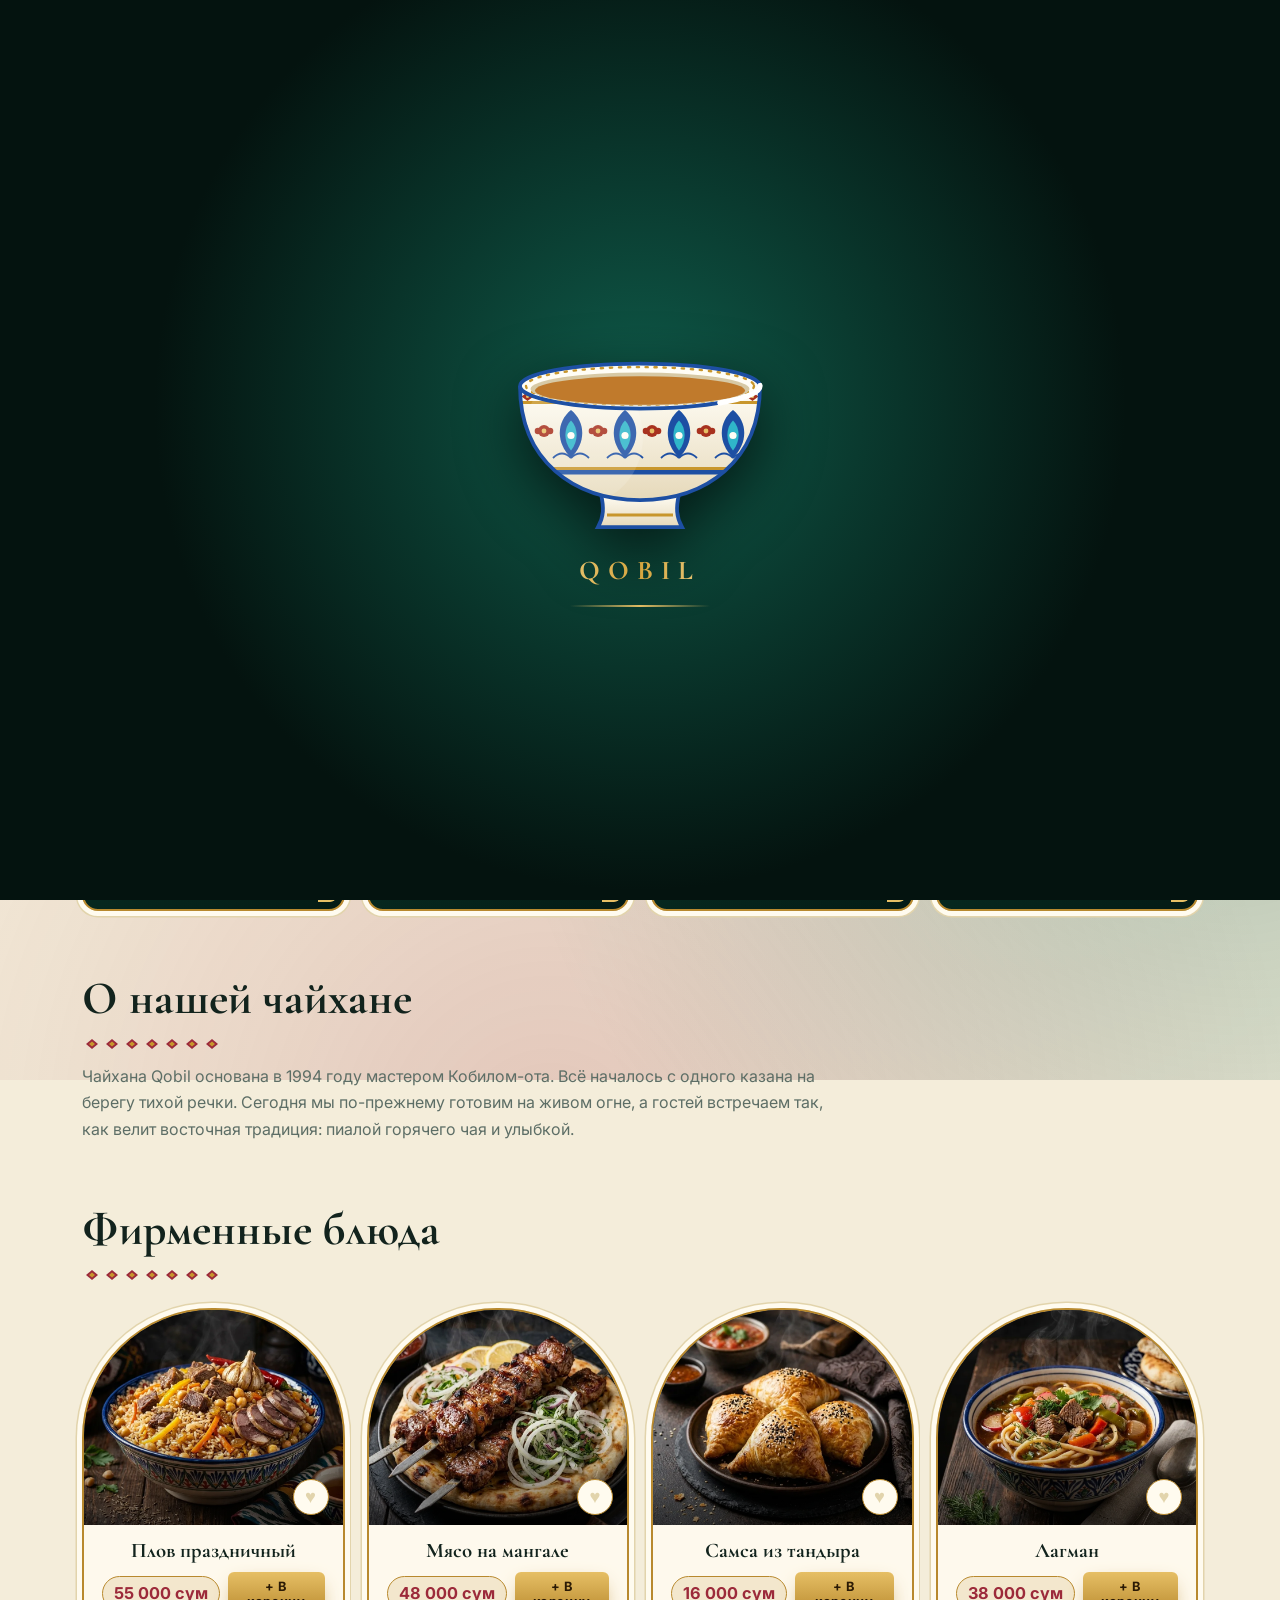
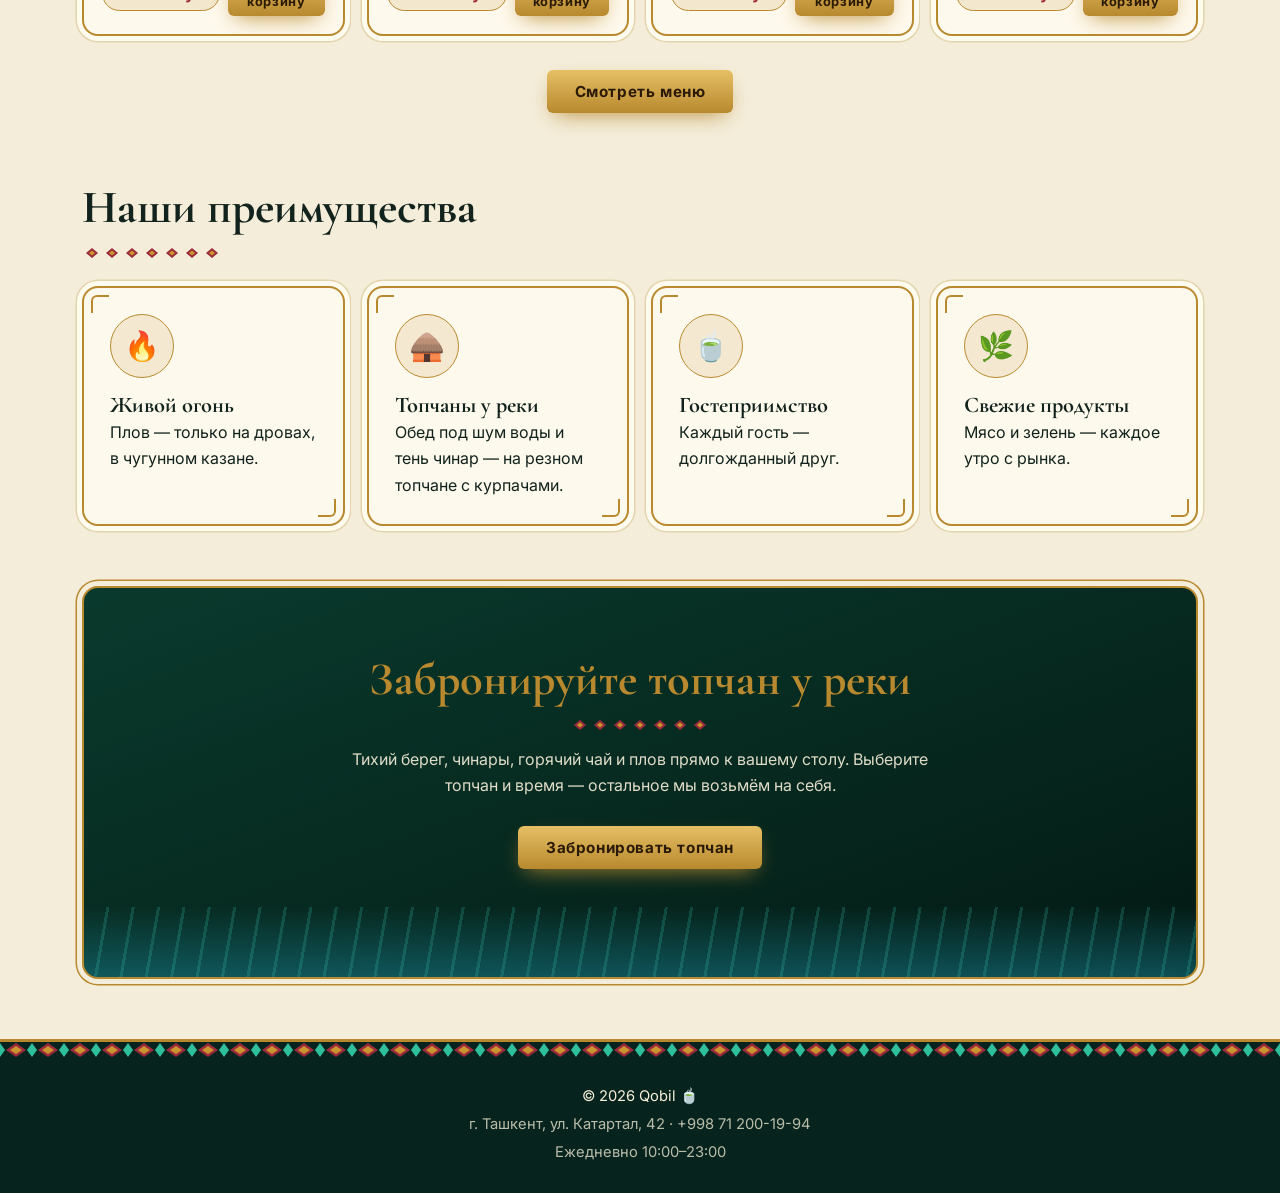
<file: index.html>
<!DOCTYPE html>
<html lang="ru"><head><meta charset="UTF-8"><meta name="viewport" content="width=device-width,initial-scale=1,viewport-fit=cover"><title>Qobil Чайхана</title>
<link rel="icon" href="data:image/svg+xml,<svg xmlns=%22http://www.w3.org/2000/svg%22 viewBox=%220 0 100 100%22><text y=%22.9em%22 font-size=%2290%22>🍵</text></svg>">
<link href="https://fonts.googleapis.com/css2?family=Inter:wght@400;500;600;700;800&family=Cormorant+Garamond:wght@600;700&display=swap" rel="stylesheet"><link rel="stylesheet" href="style.css"></head>
<body data-page="index"><main>
<section class="hero"><div class="wrap hg"><div><span class="tag" data-t="tag"></span><h1 data-t="heroT"></h1><p data-t="heroP"></p><a class="btn" href="location.html" data-t="ctaBook"></a> <a class="btn alt" href="menu.html" data-t="ctaMenu"></a></div><svg class="mandala" viewBox="0 0 400 400" aria-hidden="true"><defs><linearGradient id="gg" x1="0" y1="0" x2="1" y2="1"><stop offset="0" stop-color="#f8e4a4"/><stop offset=".5" stop-color="#d6a53e"/><stop offset="1" stop-color="#8a6420"/></linearGradient><radialGradient id="rg"><stop offset="0" stop-color="#14705a"/><stop offset="1" stop-color="#04201a"/></radialGradient></defs>
<g fill="none" stroke="url(#gg)" stroke-width="1.6"><circle cx="200" cy="200" r="192" opacity=".6"/><g class="r1"><rect x="68" y="68" width="264" height="264"/><rect x="68" y="68" width="264" height="264" transform="rotate(45 200 200)"/></g><g class="r2"><rect x="96" y="96" width="208" height="208" transform="rotate(22.5 200 200)"/><rect x="96" y="96" width="208" height="208" transform="rotate(67.5 200 200)"/></g><circle cx="200" cy="200" r="108" stroke-width="3"/></g>
<clipPath id="hc"><circle cx="200" cy="200" r="104"/></clipPath><image href="img/plov_uzbekskiy.webp" x="96" y="96" width="208" height="208" preserveAspectRatio="xMidYMid slice" clip-path="url(#hc)"/><circle cx="200" cy="200" r="104" fill="none" stroke="url(#gg)" stroke-width="3"/></svg></div></section>
<section class="sec"><div class="wrap grid">
<div class="card stat"><b>32</b><span data-t="st1"></span></div><div class="card stat"><b>140 000+</b><span data-t="st2"></span></div><div class="card stat"><b>100 L</b><span data-t="st3"></span></div><div class="card stat"><b>20</b><span data-t="st4"></span></div></div></section>
<section class="sec" style="padding-top:0"><div class="wrap"><h2 data-t="aboutT"></h2><p style="max-width:760px;margin:14px 0 0;color:var(--mut)" data-t="aboutP"></p></div></section>
<section class="sec" style="padding-top:0"><div class="wrap"><h2 data-t="sigT" style="margin-bottom:28px"></h2><div class="grid" id="sig"></div><p style="text-align:center;margin-top:34px"><a class="btn" href="menu.html" data-t="ctaMenu"></a></p></div></section>
<section class="sec" style="padding-top:0"><div class="wrap"><h2 data-t="advT" style="margin-bottom:28px"></h2><div class="grid">
<div class="card"><div class="ico">🔥</div><h3 data-t="v1t"></h3><p data-t="v1p"></p></div>
<div class="card"><div class="ico">🛖</div><h3 data-t="v4t"></h3><p data-t="v4p"></p></div>
<div class="card"><div class="ico">🍵</div><h3 data-t="v2t"></h3><p data-t="v2p"></p></div>
<div class="card"><div class="ico">🌿</div><h3 data-t="v3t"></h3><p data-t="v3p"></p></div></div></div></section>
<section class="sec" style="padding-top:0"><div class="wrap"><div class="riverband"><h2 data-t="riverT"></h2><p data-t="riverP"></p><a class="btn" href="location.html" data-t="ctaBook"></a></div></div></section>
</main><script src="script.js"></script></body></html>
</file>
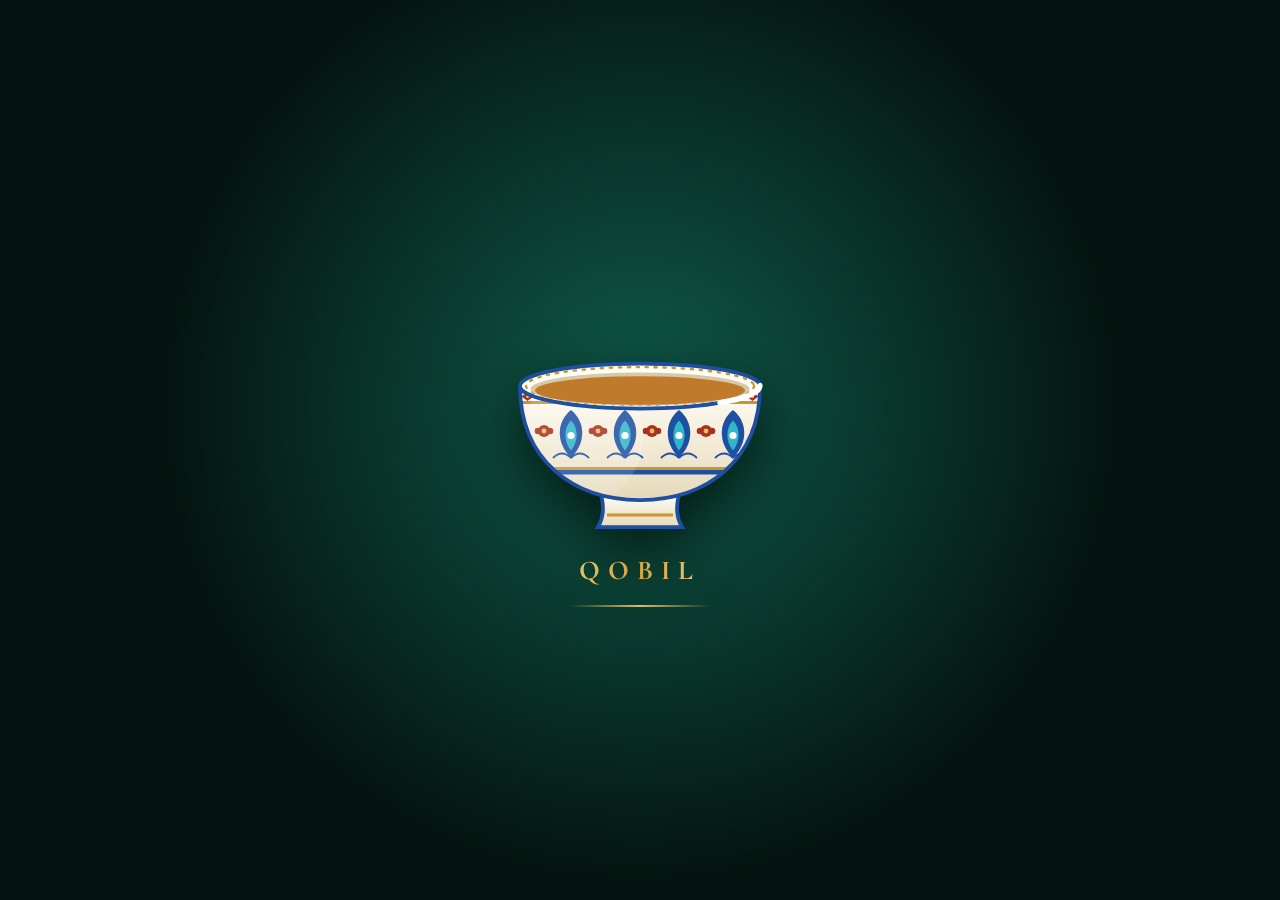
<file: cart.html>
<!DOCTYPE html>
<html lang="ru"><head><meta charset="UTF-8"><meta name="viewport" content="width=device-width,initial-scale=1,viewport-fit=cover"><title>Qobil Чайхана</title>
<link rel="icon" href="data:image/svg+xml,<svg xmlns=%22http://www.w3.org/2000/svg%22 viewBox=%220 0 100 100%22><text y=%22.9em%22 font-size=%2290%22>🍵</text></svg>">
<link href="https://fonts.googleapis.com/css2?family=Inter:wght@400;500;600;700;800&family=Cormorant+Garamond:wght@600;700&display=swap" rel="stylesheet"><link rel="stylesheet" href="style.css"></head>
<body data-page="cart"><main>
<section class="sec"><div class="wrap" style="max-width:760px"><h1 data-t="cartT" style="margin-bottom:24px"></h1><div id="cartv"></div></div></section>
</main><script src="script.js"></script></body></html>
</file>
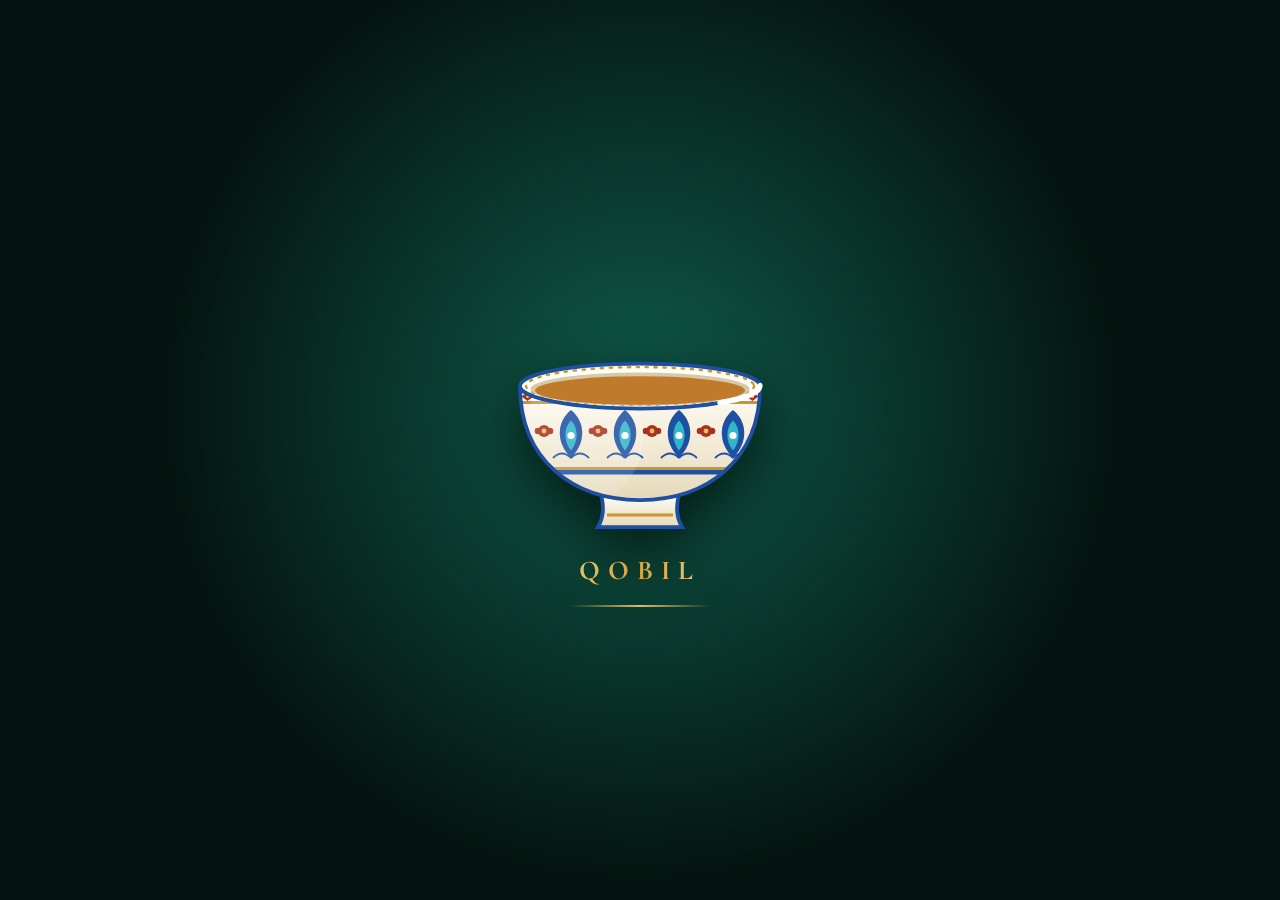
<file: favorites.html>
<!DOCTYPE html>
<html lang="ru"><head><meta charset="UTF-8"><meta name="viewport" content="width=device-width,initial-scale=1,viewport-fit=cover"><title>Qobil Чайхана</title>
<link rel="icon" href="data:image/svg+xml,<svg xmlns=%22http://www.w3.org/2000/svg%22 viewBox=%220 0 100 100%22><text y=%22.9em%22 font-size=%2290%22>🍵</text></svg>">
<link href="https://fonts.googleapis.com/css2?family=Inter:wght@400;500;600;700;800&family=Cormorant+Garamond:wght@600;700&display=swap" rel="stylesheet"><link rel="stylesheet" href="style.css"></head>
<body data-page="favorites"><main>
<section class="sec"><div class="wrap"><h1 data-t="favT" style="margin-bottom:24px"></h1><div id="grid"></div></div></section>
</main><script src="script.js"></script></body></html>
</file>
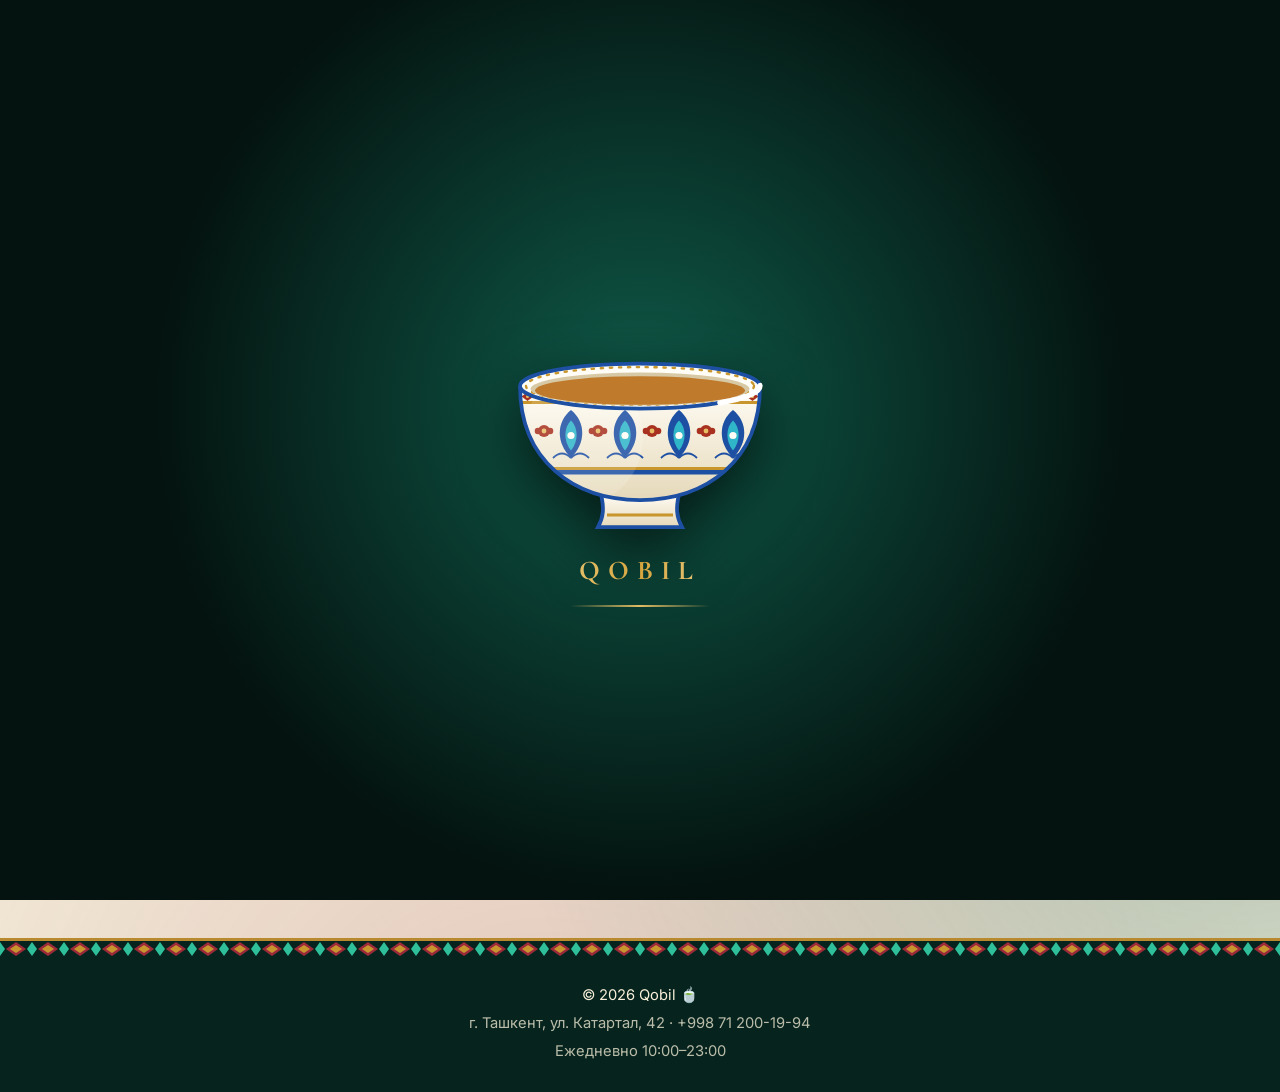
<file: location.html>
<!DOCTYPE html>
<html lang="ru"><head><meta charset="UTF-8"><meta name="viewport" content="width=device-width,initial-scale=1,viewport-fit=cover"><title>Qobil Чайхана</title>
<link rel="icon" href="data:image/svg+xml,<svg xmlns=%22http://www.w3.org/2000/svg%22 viewBox=%220 0 100 100%22><text y=%22.9em%22 font-size=%2290%22>🍵</text></svg>">
<link href="https://fonts.googleapis.com/css2?family=Inter:wght@400;500;600;700;800&family=Cormorant+Garamond:wght@600;700&display=swap" rel="stylesheet"><link rel="stylesheet" href="style.css"></head>
<body data-page="location"><main>
<section class="sec"><div class="wrap"><h1 data-t="locT"></h1><p style="color:var(--mut);margin-bottom:24px" data-t="locP"></p>
<div class="two"><div><h3 data-t="pick"></h3><p id="freeN" style="color:var(--mut);font-size:.9rem"></p><div class="bank" id="tcs"></div><div class="river"></div>
<iframe title="map" style="width:100%;height:240px;border:0;border-radius:14px;margin-top:18px" loading="lazy" src="https://www.openstreetmap.org/export/embed.html?bbox=69.17,41.26,69.25,41.31&layer=mapnik"></iframe></div>
<form class="card" id="bf" novalidate><div id="who"></div><label for="f-date" data-t="date"></label><input id="f-date" type="date"><label data-t="time"></label><div class="chips" id="tm"></div><br><button class="btn" style="width:100%" data-t="book"></button></form></div></div></section>
</main><script src="script.js"></script></body></html>
</file>
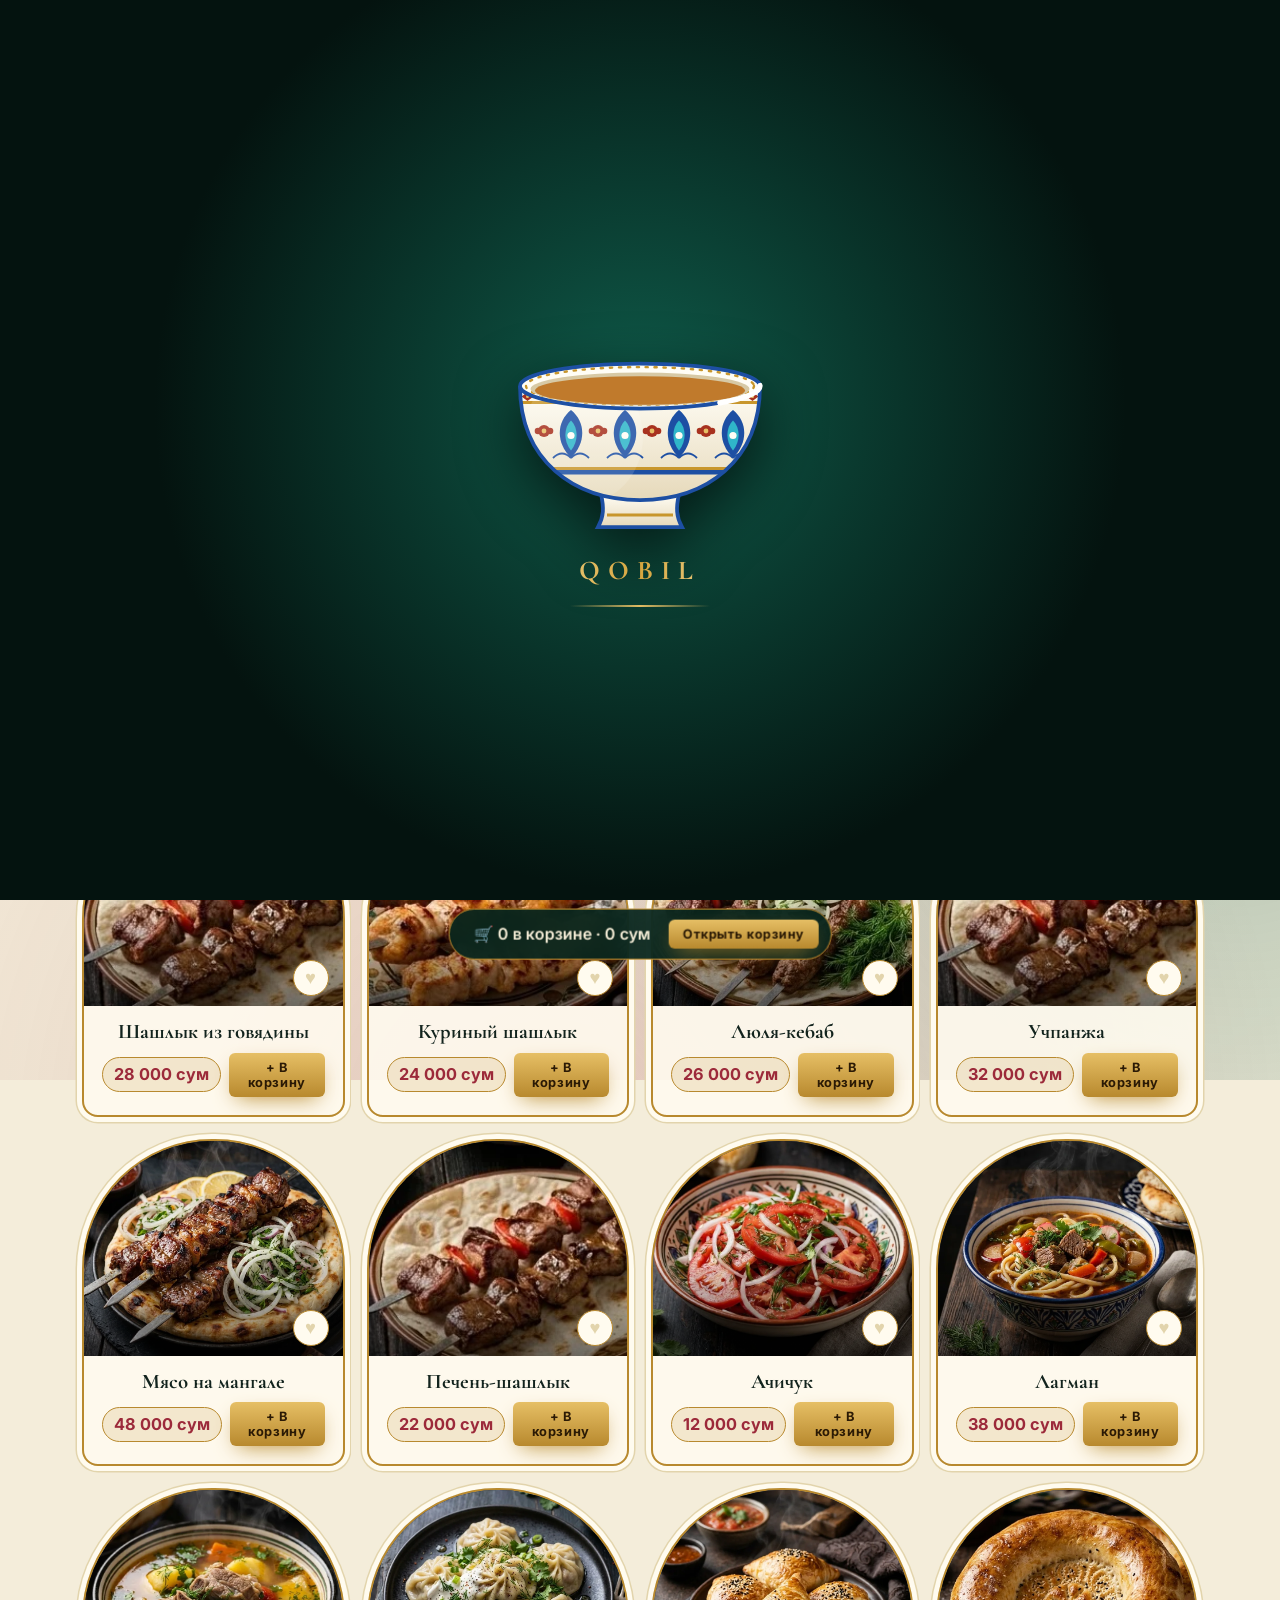
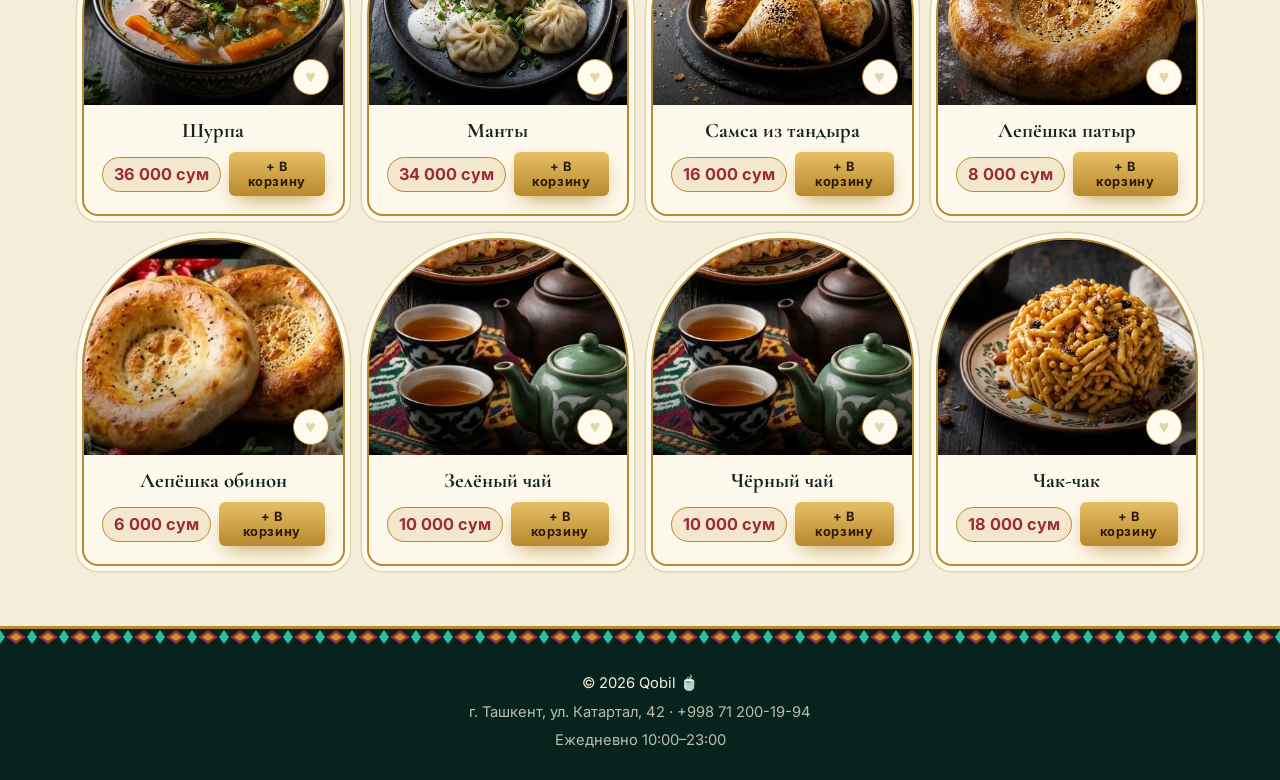
<file: menu.html>
<!DOCTYPE html>
<html lang="ru"><head><meta charset="UTF-8"><meta name="viewport" content="width=device-width,initial-scale=1,viewport-fit=cover"><title>Qobil Чайхана</title>
<link rel="icon" href="data:image/svg+xml,<svg xmlns=%22http://www.w3.org/2000/svg%22 viewBox=%220 0 100 100%22><text y=%22.9em%22 font-size=%2290%22>🍵</text></svg>">
<link href="https://fonts.googleapis.com/css2?family=Inter:wght@400;500;600;700;800&family=Cormorant+Garamond:wght@600;700&display=swap" rel="stylesheet"><link rel="stylesheet" href="style.css"></head>
<body data-page="menu"><main>
<section class="sec"><div class="wrap"><h1 data-t="menuT"></h1><p style="color:var(--mut)" data-t="menuP"></p><div class="seg" id="seg"></div><div class="tabs" id="tabs"></div><div class="grid" id="grid"></div></div></section>
<div id="bar" class="bar"></div></main><script src="script.js"></script></body></html>
</file>
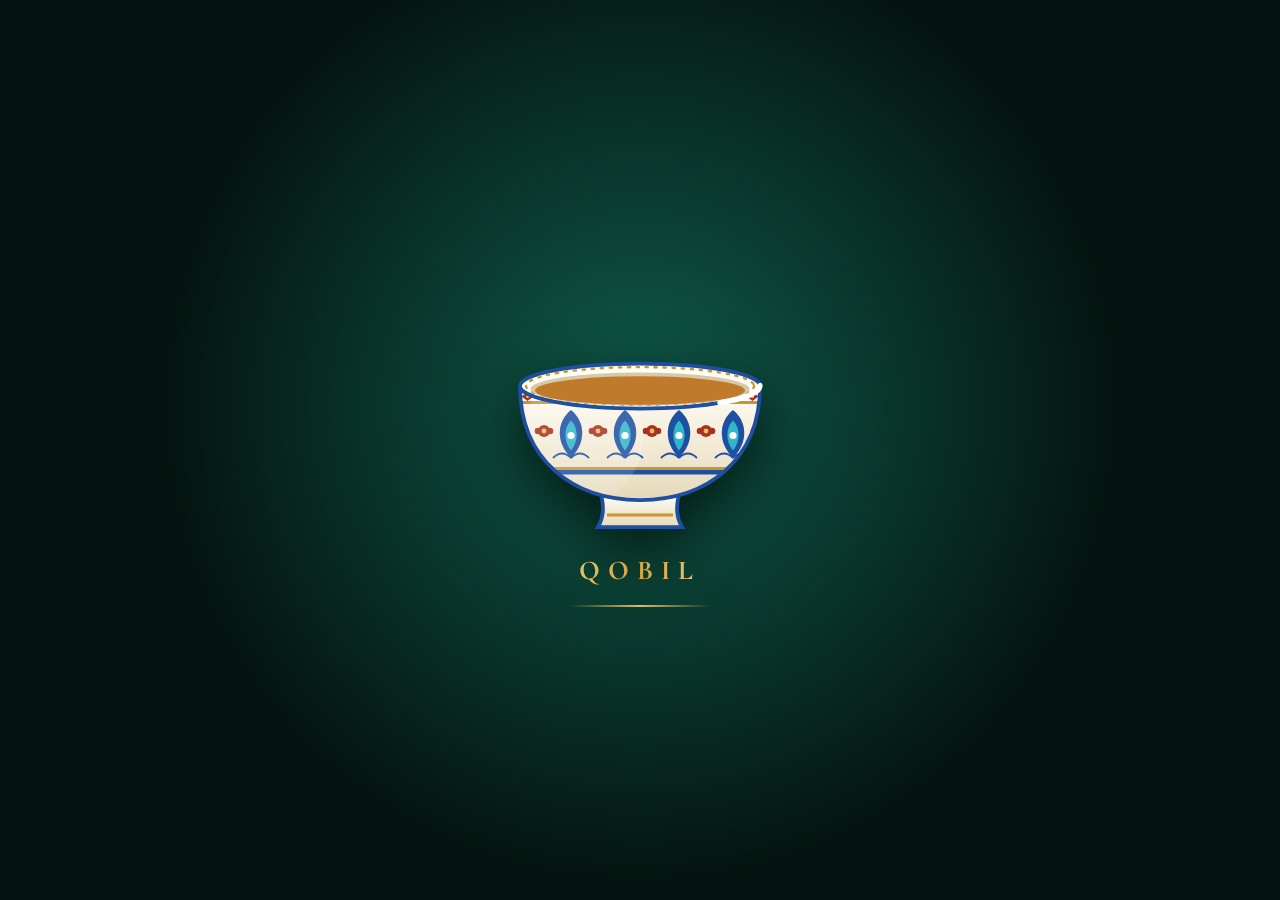
<file: profile.html>
<!DOCTYPE html>
<html lang="ru"><head><meta charset="UTF-8"><meta name="viewport" content="width=device-width,initial-scale=1,viewport-fit=cover"><title>Qobil Чайхана</title>
<link rel="icon" href="data:image/svg+xml,<svg xmlns=%22http://www.w3.org/2000/svg%22 viewBox=%220 0 100 100%22><text y=%22.9em%22 font-size=%2290%22>🍵</text></svg>">
<link href="https://fonts.googleapis.com/css2?family=Inter:wght@400;500;600;700;800&family=Cormorant+Garamond:wght@600;700&display=swap" rel="stylesheet"><link rel="stylesheet" href="style.css"></head>
<body data-page="profile"><main>
<section class="sec"><div class="wrap" style="max-width:880px"><div id="pv"></div></div></section>
</main><script src="script.js"></script></body></html>
</file>
<file: style.css>
:root{--bg:#f4edda;--card:#fffbef;--ink:#12231d;--mut:#5d6e66;--pri:#0f5b4a;--ind:#06241d;--acc:#9c2a3a;--gold:#b8892e;--line:#e2d4ac;--cream:#f7efd9;--r:16px;
--star:url("data:image/svg+xml,%3Csvg xmlns='http://www.w3.org/2000/svg' width='60' height='60'%3E%3Cg fill='none' stroke='%23c8962c' stroke-width='1.2' opacity='.55'%3E%3Crect x='15' y='15' width='30' height='30'/%3E%3Crect x='15' y='15' width='30' height='30' transform='rotate(45 30 30)'/%3E%3Ccircle cx='30' cy='30' r='6'/%3E%3C/g%3E%3C/svg%3E");
--ikat:url("data:image/svg+xml,%3Csvg xmlns='http://www.w3.org/2000/svg' width='32' height='16'%3E%3Crect width='32' height='16' fill='%2306241d'/%3E%3Cpath d='M16 1L26 8L16 15L6 8Z' fill='%239c2a3a'/%3E%3Cpath d='M16 4L22 8L16 12L10 8Z' fill='%23c8962c'/%3E%3Cpath d='M0 1L5 8L0 15M32 1L27 8L32 15' fill='%232fbf9a'/%3E%3C/svg%3E");
--dia:url("data:image/svg+xml,%3Csvg xmlns='http://www.w3.org/2000/svg' width='20' height='10'%3E%3Cpath d='M10 0L16 5L10 10L4 5Z' fill='%239c2a3a'/%3E%3Cpath d='M10 2.5L13 5L10 7.5L7 5Z' fill='%23c8962c'/%3E%3C/svg%3E")}
[data-theme=dark]{--bg:#04130f;--card:#0b221c;--ink:#f2e9d0;--mut:#9fb3aa;--pri:#2fbf9a;--ind:#020d0a;--acc:#d04b5c;--gold:#e6bf65;--line:#1c3b32}
*{box-sizing:border-box;margin:0}html{scroll-behavior:smooth}
body{font:16px/1.65 Inter,system-ui,sans-serif;background:var(--bg);color:var(--ink);transition:background-color .4s,color .4s;min-height:100vh;display:flex;flex-direction:column}
main{flex:1;animation:pg .7s ease both}@keyframes pg{from{opacity:0;transform:translateY(24px)}}
h1,h2,h3{font-family:'Cormorant Garamond',serif;line-height:1.2}h1{font-size:clamp(2.2rem,5.5vw,3.8rem)}h2{font-size:clamp(1.7rem,3vw,2.3rem)}
h1::after,h2::after{content:"";display:block;width:140px;height:10px;margin-top:12px;background:var(--dia) repeat-x}.hero h1::after{display:none}
a{color:inherit;text-decoration:none}.wrap{max-width:1160px;margin:auto;padding:0 22px}.sec{padding:60px 0}
.orn{height:16px;background:var(--ikat) 0 0/32px 16px}
header{position:sticky;top:0;z-index:50;background:var(--ind);color:var(--cream);border-bottom:3px solid var(--gold)}
.hin{display:flex;align-items:center;gap:14px;height:72px}.logo{font:800 1.7rem 'Cormorant Garamond',serif;color:var(--gold);letter-spacing:.04em}.logo small{display:block;font:500 .62rem Inter;color:var(--cream);opacity:.75;letter-spacing:.14em;text-transform:uppercase}
nav{display:flex;gap:2px;margin-left:auto}nav a{padding:8px 13px;border-radius:4px;font-weight:600;font-size:.9rem;position:relative;transition:.25s;border-bottom:2px solid transparent}nav a:hover{color:var(--gold)}nav a.on{color:var(--gold);border-bottom-color:var(--gold)}
.bd{position:absolute;top:-4px;right:-4px;background:var(--acc);color:#fff;border-radius:99px;font-size:.65rem;min-width:18px;height:18px;line-height:18px;text-align:center;display:none}.bd.show{display:block;animation:pop .4s}@keyframes pop{50%{transform:scale(1.45)}}
.lang{position:relative;display:flex;background:#0006;border:1.5px solid var(--gold);border-radius:99px;padding:3px;box-shadow:inset 0 0 0 2px #0004}.lang i{position:absolute;top:3px;left:3px;width:42px;height:calc(100% - 6px);border-radius:99px;background:linear-gradient(135deg,#e8c25e,var(--gold));box-shadow:0 2px 8px #0008;transition:transform .45s cubic-bezier(.5,1.7,.5,1)}
.lang button{position:relative;width:42px;border:0;background:none;font:800 .78rem Inter;letter-spacing:.06em;color:var(--cream);padding:6px 0;cursor:pointer;transition:.3s}.lang button.on{color:#2a1608}
.ib{width:42px;height:42px;border-radius:50%;border:1.5px solid var(--gold);background:#0006;color:var(--cream);cursor:pointer;font-size:1.1rem;transition:.4s}.ib:hover{transform:rotate(25deg)}#bur{display:none}
.btn{display:inline-block;background:linear-gradient(180deg,#c24026,var(--acc));color:#fff;border:2px solid var(--gold);border-radius:6px;padding:12px 28px;font:700 .95rem Inter;letter-spacing:.04em;cursor:pointer;transition:.25s;box-shadow:0 6px 16px -6px #000a}.btn:hover{transform:translateY(-3px);filter:brightness(1.1)}.btn.alt{background:none;color:var(--gold);box-shadow:none}.btn.sm{padding:7px 14px;font-size:.8rem}
.hero{background:radial-gradient(ellipse at 75% 40%,#1d4d7d55,transparent 60%),var(--star),var(--ind);color:var(--cream);padding:80px 0 90px;position:relative;border-bottom:3px solid var(--gold)}
.hg{display:grid;grid-template-columns:1.2fr 1fr;gap:40px;align-items:center}.hero h1{color:var(--gold);margin:6px 0 0;text-shadow:0 3px 0 #0006}.hero p{max-width:540px;margin:20px 0 30px;font-size:1.12rem;opacity:.92}
.tag{display:inline-block;border:1.5px solid var(--gold);color:var(--gold);font-weight:700;font-size:.75rem;padding:5px 16px;border-radius:99px;letter-spacing:.14em;text-transform:uppercase}
.arch{width:min(330px,85%);margin:auto;aspect-ratio:3/4;border-radius:999px 999px 14px 14px;border:5px solid var(--gold);outline:2px solid var(--gold);outline-offset:8px;background:linear-gradient(180deg,#f6c26b,#d9693a 48%,#7b2a1e);display:grid;place-items:end center;overflow:hidden;box-shadow:0 30px 60px -20px #000c;position:relative}.arch svg{width:92%}
.grid{display:grid;gap:22px;grid-template-columns:repeat(auto-fill,minmax(250px,1fr))}.card{background:var(--card);border:2px solid var(--gold);border-radius:var(--r);padding:26px;transition:.3s;box-shadow:0 0 0 5px var(--card),0 0 0 6.5px var(--line)}.card:hover{transform:translateY(-4px)}
.stat{text-align:center;background:var(--ind);color:var(--cream)}.stat b{display:block;font:800 2.4rem 'Cormorant Garamond';color:var(--gold)}.ico{font-size:2.4rem}
.tabs{display:flex;flex-wrap:wrap;gap:8px;margin:26px 0}.tabs button{border:1.5px solid var(--gold);background:var(--card);color:var(--ink);border-radius:4px;padding:9px 20px;font:700 .85rem Inter;cursor:pointer;transition:.25s}.tabs button.on{background:var(--ind);color:var(--gold)}
.dish{background:var(--card);border:2px solid var(--gold);border-radius:130px 130px 16px 16px;overflow:hidden;padding-bottom:18px;animation:pg .5s both;transition:.3s;text-align:center;box-shadow:0 0 0 5px var(--card),0 0 0 6.5px var(--line)}.dish:hover{transform:translateY(-5px)}
.tile{position:relative;isolation:isolate;height:170px;display:grid;place-items:center;font-size:3.4rem;background:var(--ikat) 0 0/32px 16px,var(--ind);background-blend-mode:normal}
.tile::before{content:"";position:absolute;z-index:-1;width:136px;height:136px;border-radius:50%;background:radial-gradient(circle,var(--card) 0 52%,transparent 53%),repeating-conic-gradient(var(--pri) 0 10deg,var(--gold) 10deg 20deg,var(--acc) 20deg 30deg);box-shadow:0 8px 18px #0008;transition:transform .6s}.dish:hover .tile::before{transform:rotate(40deg)}
.dish h3{font-size:1.15rem;padding:14px 16px 8px}.row{display:flex;justify-content:space-between;align-items:center;padding:0 18px;gap:8px}.row b{color:var(--acc);font-size:1.02rem}[data-theme=dark] .row b{color:var(--gold)}
.heart{position:absolute;bottom:10px;right:14px;width:36px;height:36px;border-radius:50%;border:1.5px solid var(--gold);background:var(--card);color:var(--line);font-size:1.15rem;cursor:pointer;transition:.3s}.heart.on{color:#e0344b;animation:pop .4s}
.bank{display:grid;grid-template-columns:repeat(auto-fill,minmax(150px,1fr));gap:12px;margin:16px 0}.tc{border:2px solid var(--line);background:var(--card);color:var(--ink);border-radius:90px 90px 10px 10px;padding:18px 10px 12px;cursor:pointer;font:700 .9rem Inter;transition:.25s;text-align:center}.tc:hover{border-color:var(--gold)}.tc.sel{border-color:var(--gold);background:var(--ind);color:var(--gold)}.tc:disabled{opacity:.45;cursor:not-allowed;text-decoration:line-through}.tc small{display:block;font-weight:500;opacity:.75}
.river{height:70px;border-radius:12px;border:2px solid var(--gold);background:repeating-linear-gradient(100deg,#1a8ca0 0 30px,#3bb4c6 30px 60px) 0 0/120px 100%;animation:rv 5s linear infinite;position:relative;overflow:hidden}.river:after{content:"🌿 〰️ 🦆 〰️ 🌿 〰️ 🦆";position:absolute;inset:0;display:grid;place-items:center;letter-spacing:12px;opacity:.7}@keyframes rv{to{background-position:120px 0}}
.two{display:grid;gap:28px;grid-template-columns:1fr 1fr}form label{display:block;font-weight:600;margin:12px 0 4px;font-size:.9rem}input,select{width:100%;padding:11px 14px;border-radius:8px;border:1.5px solid var(--line);background:var(--bg);color:var(--ink);font:1rem Inter}input:focus,select:focus{outline:2px solid var(--gold)}
.item{display:flex;align-items:center;gap:14px;padding:14px 0;border-bottom:1px dashed var(--gold)}.item span:nth-child(2){flex:1;font-weight:600}.q{display:flex;align-items:center;gap:8px}.q button{width:30px;height:30px;border-radius:50%;border:1.5px solid var(--gold);background:none;color:var(--ink);font-size:1.1rem;cursor:pointer}
.empty{text-align:center;padding:50px 0;color:var(--mut)}.empty div{font-size:3.5rem}.rec{background:var(--bg);border:1px solid var(--gold);border-radius:10px;padding:12px 16px;margin:10px 0;display:flex;justify-content:space-between;gap:10px;align-items:center}
footer{background:var(--ind);color:var(--cream);padding:0 0 28px;text-align:center;font-size:.92rem;border-top:3px solid var(--gold)}footer:before{content:"";display:block;height:16px;background:var(--ikat) 0 0/32px 16px;margin-bottom:26px}footer p+p{opacity:.75;margin-top:4px}
.toast{position:fixed;bottom:26px;left:50%;transform:translate(-50%,90px);background:var(--ind);color:var(--gold);border:1.5px solid var(--gold);padding:12px 26px;border-radius:6px;font-weight:700;transition:.4s;z-index:200;opacity:0}.toast.show{transform:translate(-50%,0);opacity:1}
.loader{position:fixed;inset:0;z-index:999;background:var(--star),var(--ind);display:grid;place-items:center;transition:opacity .5s,visibility .5s}.loader.hide{opacity:0;visibility:hidden}.loader svg{width:170px}.loader b{display:block;text-align:center;font:800 1.7rem 'Cormorant Garamond';color:var(--gold);letter-spacing:.3em;animation:pg 1s both}
.steam{fill:none;stroke:var(--cream);stroke-width:3.5;stroke-linecap:round;opacity:0;animation:st 2.2s infinite}.s2{animation-delay:.5s}.s3{animation-delay:1s}@keyframes st{0%{opacity:0;transform:translateY(10px)}40%{opacity:.9}100%{opacity:0;transform:translateY(-14px)}}
.bowl{fill:var(--pri);stroke:var(--gold);stroke-width:3}.tea{fill:#b9722b;animation:rp 2s infinite}@keyframes rp{50%{ry:4}}
@media(max-width:1020px){#bur{display:block}nav{position:absolute;top:72px;left:0;right:0;background:var(--ind);flex-direction:column;padding:10px 22px;display:none;border-bottom:3px solid var(--gold)}nav.open{display:flex;animation:pg .3s}.hin{gap:8px}.logo{margin-right:auto}}
@media(max-width:820px){.two,.hg{grid-template-columns:1fr}.hero{padding:50px 0 70px}}

/* ===== PREMIUM LAYER ===== */
body::before{content:"";position:fixed;inset:-20%;z-index:-2;background:radial-gradient(circle at 20% 20%,color-mix(in srgb,var(--gold) 26%,transparent),transparent 38%),radial-gradient(circle at 82% 68%,color-mix(in srgb,var(--pri) 30%,transparent),transparent 42%),radial-gradient(circle at 45% 105%,color-mix(in srgb,var(--acc) 20%,transparent),transparent 45%);animation:aur 22s ease-in-out infinite alternate}
body::after{content:"";position:fixed;inset:0;z-index:-1;background:var(--star);opacity:.5;animation:drift 50s linear infinite}
@keyframes aur{to{transform:translate(8%,6%) rotate(8deg) scale(1.15)}}@keyframes drift{to{background-position:240px 240px}}
.dust{position:fixed;bottom:-20px;z-index:-1;border-radius:50%;background:var(--gold);opacity:0;animation:up linear infinite;box-shadow:0 0 10px var(--gold)}@keyframes up{10%{opacity:.7}to{transform:translateY(-110vh) translateX(40px);opacity:0}}
header{background:color-mix(in srgb,var(--ind) 82%,transparent);backdrop-filter:blur(14px) saturate(1.4)}
.hero{background:radial-gradient(ellipse at 72% 45%,color-mix(in srgb,var(--pri) 45%,transparent),transparent 62%),linear-gradient(160deg,#031a14,#0a3a2d 60%,#052018);overflow:hidden}
.hero h1{background:linear-gradient(90deg,#f8e4a4,#d6a53e,#fff2c4,#d6a53e);background-size:250% 100%;-webkit-background-clip:text;background-clip:text;color:transparent;animation:shine 6s linear infinite;text-shadow:none}@keyframes shine{to{background-position:250% 0}}
.btn{position:relative;overflow:hidden;background:linear-gradient(180deg,#e6bf65,#b8892e);color:#2b1a05;border:0;box-shadow:0 8px 22px -8px #b8892e}.btn.alt{background:none;color:var(--gold);border:1.5px solid var(--gold);box-shadow:none}
.btn::after{content:"";position:absolute;top:0;left:-60%;width:35%;height:100%;background:linear-gradient(100deg,transparent,#fff7,transparent);transform:skewX(-20deg);animation:sh 3.6s infinite}@keyframes sh{to{left:150%}}
.aw{position:relative;display:grid;place-items:center}.ring,.ring2{position:absolute;border-radius:50%;left:50%;top:50%;translate:-50% -50%;pointer-events:none}
.ring{width:135%;aspect-ratio:1;border:2px dashed var(--gold);opacity:.55;animation:rot 60s linear infinite}.ring2{width:115%;aspect-ratio:1;border:3px dotted var(--gold);opacity:.4;animation:rot 40s linear infinite reverse}@keyframes rot{to{rotate:360deg}}
.arch{background:linear-gradient(180deg,#f7cf7e,#e07a3c 45%,#6b1f2a);animation:glow 4s ease-in-out infinite alternate}@keyframes glow{to{box-shadow:0 30px 80px -10px #e6bf6577,0 0 0 0 #0000}}
.arch svg{overflow:visible}
.tp{transform-origin:150px 220px;animation:bob 4s ease-in-out infinite}@keyframes bob{50%{transform:translateY(-7px) rotate(-1.5deg)}}
.lid{transform-origin:150px 100px;animation:lid 3s ease-in-out infinite}@keyframes lid{40%,60%{transform:translateY(-5px) rotate(3deg)}}
.wisp{fill:none;stroke:#fff;stroke-width:3;stroke-linecap:round;opacity:0;animation:st 4.2s ease-in-out infinite}.wisp:nth-of-type(2){animation-delay:1.4s}.wisp:nth-of-type(3){animation-delay:2.8s}
.pour{fill:none;stroke:#e9a64f;stroke-width:5;stroke-linecap:round;stroke-dasharray:8 10;animation:flow .6s linear infinite}@keyframes flow{to{stroke-dashoffset:-18}}
.lvl{animation:rp 2s ease-in-out infinite}
.card,.dish{backdrop-filter:blur(6px);background:color-mix(in srgb,var(--card) 88%,transparent)}.dish:hover,.card:hover{box-shadow:0 0 0 5px var(--card),0 0 0 6.5px var(--gold),0 24px 40px -18px #000a}
.stat{background:linear-gradient(160deg,#0a3a2d,#031a14);color:var(--cream)}.stat b{background:linear-gradient(90deg,#f8e4a4,#d6a53e);-webkit-background-clip:text;background-clip:text;color:transparent}
.tabs button.on{background:linear-gradient(180deg,#e6bf65,#b8892e);color:#2b1a05;border-color:var(--gold)}.tc.sel{background:linear-gradient(160deg,#0a3a2d,#031a14)}
/* loader: always dark so it never blends */
.loader{background:radial-gradient(circle at 50% 45%,#0f5b4a 0,#04130f 60%);--cream:#f7efd9}
.loader svg{width:190px;overflow:visible}.glow{fill:#e6bf65;opacity:.18;animation:gl 2s ease-in-out infinite}@keyframes gl{50%{opacity:.4;transform:scale(1.15);transform-origin:60px 60px}}
.loader .bowl{fill:#f7efd9;stroke:#e6bf65;stroke-width:3}.band{fill:none;stroke:#1a8ca0;stroke-width:4;stroke-linecap:round}.loader .steam{stroke:#fff;stroke-width:4;filter:drop-shadow(0 0 6px #fff)}.loader .tea{fill:#c07a2c}
.loader b{background:linear-gradient(90deg,#f8e4a4,#d6a53e,#fff2c4);-webkit-background-clip:text;background-clip:text;color:transparent;margin-top:6px}

/* ===== LUXURY V2 ===== */
main{animation:fade .9s ease both}@keyframes fade{from{opacity:0}}
h1{font-size:clamp(2.6rem,6.5vw,4.7rem);font-weight:700}h2{font-size:clamp(2rem,3.8vw,2.9rem);font-weight:700}h3{font-weight:700;font-size:1.4rem}.dish h3{font-size:1.3rem}.stat b{font-size:3rem}.logo{font-size:1.9rem;letter-spacing:.12em}
@keyframes pop{50%{transform:scale(1.15)}}.lang i{transition:transform .55s cubic-bezier(.65,0,.35,1)}.ib:hover{transform:none;box-shadow:0 0 14px var(--gold)}.dish{animation:none}
.rv{opacity:0;transform:translateY(30px);transition:opacity 1s cubic-bezier(.22,1,.36,1),transform 1s cubic-bezier(.22,1,.36,1)}.rv.in{opacity:1;transform:none;transition:opacity 1s cubic-bezier(.22,1,.36,1),transform .45s cubic-bezier(.22,1,.36,1),box-shadow .4s}
.mandala{width:min(450px,100%);margin:auto;display:block;filter:drop-shadow(0 0 40px #e6bf6544)}.r1{transform-origin:200px 200px;animation:rot 90s linear infinite}.r2{transform-origin:200px 200px;animation:rot 70s linear infinite reverse}
.ico{width:64px;height:64px;border-radius:50%;border:1.5px solid var(--gold);display:grid;place-items:center;font-size:1.8rem;margin-bottom:14px;background:color-mix(in srgb,var(--gold) 14%,transparent)}.item .ico{width:auto;height:auto;border:0;margin:0;background:none;font-size:2rem;display:inline}
.riverband{position:relative;overflow:hidden;border:2px solid var(--gold);border-radius:var(--r);padding:64px 32px 100px;background:linear-gradient(160deg,#0a3a2d,#031a14);color:var(--cream);text-align:center;box-shadow:0 0 0 5px var(--bg),0 0 0 6.5px var(--gold)}
.riverband h2{color:var(--gold)}.riverband h2::after{margin:12px auto 0}.riverband p{max-width:580px;margin:16px auto 28px;opacity:.9}.riverband .btn{position:relative;z-index:1}
.riverband::after{content:"";position:absolute;left:0;right:0;bottom:0;height:70px;background:repeating-linear-gradient(100deg,transparent 0 22px,#3bd0b633 22px 25px),linear-gradient(0deg,#1a8ca077,transparent);animation:rv 7s linear infinite}
.seg{display:flex;flex-wrap:wrap;align-items:center;gap:10px;margin:22px 0 0}.seg span{font-weight:600;color:var(--mut)}.seg button{border:1.5px solid var(--gold);background:var(--card);color:var(--ink);padding:10px 20px;border-radius:99px;font:700 .88rem Inter;cursor:pointer;transition:.35s cubic-bezier(.22,1,.36,1)}.seg button.on{background:linear-gradient(180deg,#e6bf65,#b8892e);color:#2b1a05}
.bar{position:fixed;left:50%;bottom:22px;transform:translate(-50%,160%);z-index:60;display:flex;align-items:center;gap:18px;background:color-mix(in srgb,var(--ind) 92%,transparent);backdrop-filter:blur(12px);color:var(--cream);border:1.5px solid var(--gold);border-radius:99px;padding:10px 12px 10px 24px;font-weight:600;transition:transform .7s cubic-bezier(.22,1,.36,1);white-space:nowrap}.bar.show{transform:translate(-50%,0)}.toast{bottom:96px}

/* ===== PHOTOS ===== */
.tile{height:215px;padding:0;background:#000}.tile::before{display:none}.tile img{position:absolute;inset:0;width:100%;height:100%;object-fit:cover;transition:transform 1.4s cubic-bezier(.22,1,.36,1)}.dish:hover .tile img{transform:scale(1.09)}
.tile::after{content:"";position:absolute;inset:auto 0 0 0;height:45%;background:linear-gradient(transparent,#0008);pointer-events:none}.heart{z-index:2}
.item img.th{width:64px;height:64px;border-radius:12px;object-fit:cover;border:1.5px solid var(--gold)}
/* ===== PIALA ===== */
.pl{width:260px;overflow:visible;display:block;margin:auto}.pl .tea{transform-box:fill-box;transform-origin:center;animation:fill 5s cubic-bezier(.4,0,.2,1) infinite}
@keyframes fill{0%{transform:scale(.2,.15);opacity:0}8%{opacity:1}50%,88%{transform:scale(1);opacity:1}100%{transform:scale(1);opacity:0}}
.pl .rip{transform-box:fill-box;transform-origin:center;opacity:0;animation:rip 2.4s ease-out 2.4s infinite}@keyframes rip{0%{transform:scale(.2);opacity:.9}100%{transform:scale(1.5);opacity:0}}
.pl .shine{stroke-dashoffset:0;animation:shn 3.2s linear infinite}@keyframes shn{to{stroke-dashoffset:-440}}
.pl .wisp{stroke:#fff;stroke-width:3;animation-duration:4s}.pl .wisp:nth-of-type(1){animation-delay:2.2s}.pl .wisp:nth-of-type(2){animation-delay:3.2s}.pl .wisp:nth-of-type(3){animation-delay:4.2s}
.loader .pl{width:min(300px,70vw);filter:drop-shadow(0 20px 30px #000a)}.loader .ln{display:block;width:140px;height:2px;margin:18px auto 0;background:linear-gradient(90deg,transparent,#e6bf65,transparent);transform-origin:center;animation:ln 1.6s ease-in-out infinite}@keyframes ln{0%{transform:scaleX(0)}60%{transform:scaleX(1)}100%{transform:scaleX(1);opacity:0}}
/* ===== GATE TRANSITION ===== */
.curtain{position:fixed;inset:0;z-index:1001;pointer-events:none;visibility:hidden}.curtain.leave,.curtain.enter{visibility:visible;pointer-events:all}
.curtain .cl,.curtain .cr{position:absolute;top:0;bottom:0;width:50.4%;background:var(--star),radial-gradient(circle at 50% 50%,#0f5b4a,#04130f 75%);transform:translateX(-101%)}.curtain .cr{right:0;transform:translateX(101%)}
.curtain .cl{border-right:3px solid #e6bf65}.curtain .cr{border-left:3px solid #e6bf65}
.curtain .cl::before,.curtain .cr::before,.curtain .cl::after,.curtain .cr::after{content:"";position:absolute;left:0;right:0;height:16px;background:var(--ikat) 0 0/32px 16px}.curtain .cl::before,.curtain .cr::before{top:0}.curtain .cl::after,.curtain .cr::after{bottom:0}
.curtain .em{position:absolute;inset:0;display:grid;place-items:center;opacity:0}.curtain .em .pl{width:min(230px,60vw)}
.curtain.leave .cl{animation:gl-in .65s cubic-bezier(.76,0,.24,1) both}.curtain.leave .cr{animation:gr-in .65s cubic-bezier(.76,0,.24,1) both}.curtain.leave .em{animation:emi .45s .5s ease both}
.curtain.enter .cl{animation:gl-out .75s .55s cubic-bezier(.76,0,.24,1) both}.curtain.enter .cr{animation:gr-out .75s .55s cubic-bezier(.76,0,.24,1) both}.curtain.enter .em{animation:emo .45s .3s ease both}.curtain.enter{animation:vis 0s 1.4s forwards}
@keyframes gl-in{to{transform:none}}@keyframes gr-in{to{transform:none}}@keyframes gl-out{from{transform:none}to{transform:translateX(-101%)}}@keyframes gr-out{from{transform:none}to{transform:translateX(101%)}}
@keyframes emi{from{opacity:0;transform:translateY(14px)}to{opacity:1;transform:none}}@keyframes emo{from{opacity:1}to{opacity:0;transform:translateY(-10px)}}@keyframes vis{to{visibility:hidden}}

/* ===== FORM CONTROLS / PROFILE ===== */
[data-theme=dark]{color-scheme:dark}option{background:var(--card);color:var(--ink)}
select{appearance:none;padding-right:38px;background-image:linear-gradient(45deg,transparent 50%,var(--gold) 50%),linear-gradient(135deg,var(--gold) 50%,transparent 50%);background-position:calc(100% - 20px) 55%,calc(100% - 14px) 55%;background-size:6px 6px;background-repeat:no-repeat}
input[type=date]{border:1.5px solid var(--gold)}
.chips{display:grid;grid-template-columns:repeat(auto-fill,minmax(78px,1fr));gap:8px;margin:4px 0}
.chip{padding:10px 0;border-radius:10px;border:1.5px solid var(--line);background:var(--bg);color:var(--ink);font:700 .9rem Inter;cursor:pointer;transition:.3s cubic-bezier(.22,1,.36,1)}.chip:hover{border-color:var(--gold);transform:translateY(-2px)}.chip.on{background:linear-gradient(180deg,#e6bf65,#b8892e);color:#2b1a05;border-color:var(--gold);box-shadow:0 6px 16px -6px #b8892e}
.pc{display:flex;gap:24px;align-items:center;flex-wrap:wrap}.avatar{width:92px;height:92px;border-radius:50%;display:grid;place-items:center;font:700 2.8rem 'Cormorant Garamond',serif;color:var(--gold);background:radial-gradient(circle,#0f5b4a,#04130f);border:3px solid var(--gold);box-shadow:0 0 0 5px var(--card),0 0 0 6.5px var(--gold),0 10px 30px -8px #000a}
.bt{display:inline-block;margin-top:8px;padding:4px 16px;border:1.5px solid var(--gold);border-radius:99px;font-weight:700;font-size:.85rem;color:var(--gold);background:color-mix(in srgb,var(--gold) 12%,transparent)}
.bar2{height:8px;border-radius:99px;background:var(--line);overflow:hidden;margin-top:6px;max-width:360px}.bar2 i{display:block;height:100%;background:linear-gradient(90deg,#e6bf65,#b8892e);transition:width 1.2s cubic-bezier(.22,1,.36,1)}
.tg{grid-template-columns:repeat(auto-fill,minmax(200px,1fr))}.ttl{text-align:center;padding:20px 14px;cursor:pointer}.ttl .ico{margin:0 auto 10px}.ttl small{display:block;margin-top:6px;color:var(--mut)}.ttl.sel{border-color:var(--gold);background:linear-gradient(160deg,color-mix(in srgb,var(--gold) 22%,var(--card)),var(--card))}.ttl.lock{filter:grayscale(1);opacity:.55;cursor:default}
@media(max-width:600px){.stat b{font-size:2rem}}

/* ===== MOBILE UI ===== */
html{-webkit-text-size-adjust:100%}*{-webkit-tap-highlight-color:transparent}
#tabbar{display:none}
@media(prefers-reduced-motion:reduce){*{animation-duration:.01ms!important;animation-iteration-count:1!important;transition-duration:.01ms!important}}
@media(max-width:820px){
body{padding-bottom:calc(74px + env(safe-area-inset-bottom))}
nav#nav,#bur{display:none!important}
.wrap{padding:0 16px}.sec{padding:34px 0}
.hin{height:56px;gap:8px}.logo{font-size:1.55rem;margin-right:auto}.logo small{display:none}
.lang i{width:34px}.lang button{width:34px;font-size:.7rem;padding:5px 0}.ib{width:36px;height:36px;font-size:1rem}
#tabbar{display:flex;position:fixed;left:0;right:0;bottom:0;z-index:90;background:color-mix(in srgb,var(--ind) 94%,transparent);backdrop-filter:blur(16px) saturate(1.4);border-top:2px solid var(--gold);padding:6px 4px calc(6px + env(safe-area-inset-bottom))}
#tabbar a{flex:1;position:relative;display:flex;flex-direction:column;align-items:center;gap:3px;padding:6px 0;color:var(--cream);opacity:.62;font-size:.62rem;font-weight:700;letter-spacing:.02em;transition:opacity .3s,color .3s,transform .2s}
#tabbar a:active{transform:scale(.92)}#tabbar a.on{color:var(--gold);opacity:1}
#tabbar svg{width:23px;height:23px;fill:none;stroke:currentColor;stroke-width:1.7;stroke-linecap:round;stroke-linejoin:round}
#tabbar a.on::before{content:"";position:absolute;top:-8px;width:28px;height:3px;border-radius:0 0 4px 4px;background:var(--gold);box-shadow:0 0 10px var(--gold)}
#tabbar .bd{top:0;right:calc(50% - 22px)}
.hero{padding:34px 0 44px}.hg{gap:22px}.hero h1{font-size:clamp(2.2rem,10vw,3rem)}.hero p{font-size:1rem;margin:14px 0 22px}
.hero .btn{display:block;text-align:center;margin:0 0 10px}.mandala{width:min(300px,78%)}
h1{font-size:clamp(2.1rem,9.5vw,2.8rem)}h2{font-size:clamp(1.6rem,7vw,2.1rem)}
.grid{grid-template-columns:repeat(2,1fr);gap:12px}.card{padding:16px;box-shadow:0 0 0 3px var(--card),0 0 0 4.5px var(--line)}.card h3{font-size:1.15rem}.card p{font-size:.88rem;line-height:1.5}
.ico{width:48px;height:48px;font-size:1.5rem;margin-bottom:10px}.stat b{font-size:1.9rem}
.dish{border-radius:80px 80px 14px 14px;padding-bottom:12px;box-shadow:0 0 0 3px var(--card),0 0 0 4.5px var(--line)}.tile{height:128px}.dish h3{font-size:1.02rem;padding:10px 10px 6px;line-height:1.15;min-height:2.5em}
.row{flex-direction:column;align-items:stretch;gap:8px;padding:0 10px}.row b{font-size:.92rem}.row .btn{width:100%;padding:9px 6px;font-size:.78rem}.heart{width:32px;height:32px;bottom:8px;right:10px;font-size:1rem}
.tabs{position:sticky;top:58px;z-index:30;flex-wrap:nowrap;overflow-x:auto;margin:14px -16px;padding:10px 16px;background:color-mix(in srgb,var(--bg) 92%,transparent);backdrop-filter:blur(10px);scrollbar-width:none}.tabs::-webkit-scrollbar{display:none}.tabs button{flex:none;padding:9px 16px}
.seg{gap:8px;margin-top:16px}.seg span{width:100%;font-size:.88rem}.seg button{flex:1;padding:12px 8px;font-size:.8rem}
.bar{left:12px;right:12px;width:auto;bottom:calc(76px + env(safe-area-inset-bottom));transform:translateY(200%);justify-content:space-between;padding:8px 8px 8px 18px;font-size:.88rem}.bar.show{transform:none}.toast{bottom:calc(142px + env(safe-area-inset-bottom));max-width:90vw;text-align:center}
.riverband{padding:38px 18px 90px}.riverband p{font-size:.92rem}
.bank{grid-template-columns:repeat(2,1fr);gap:10px}.tc{padding:16px 6px 10px}.chips{grid-template-columns:repeat(4,1fr)}.chip{padding:12px 0}
iframe{height:200px!important}input,select{padding:13px 14px;font-size:16px}.btn{padding:13px 22px}form .btn{font-size:1rem}
.item{gap:10px}.item img.th{width:56px;height:56px}.item span:nth-child(2){font-size:.92rem}.q button{width:36px;height:36px}
.pc{flex-direction:column;text-align:center}.bar2{margin:6px auto 0}.avatar{width:84px;height:84px;font-size:2.5rem}.tg{grid-template-columns:repeat(2,1fr)}.ttl{padding:14px 8px}
.rec{flex-direction:column;align-items:stretch;text-align:left}.rec .btn{align-self:flex-start}
footer{padding-bottom:10px}
}
@media(max-width:360px){.logo{font-size:1.35rem}.lang button,.lang i{width:30px}#tabbar a{font-size:.56rem}}

/* ===== UZBEK VIBE V3 (adras · kungura · girih · mobile app feel) ===== */
::selection{background:var(--gold);color:#2b1a05}
html{scrollbar-color:var(--gold) var(--ind)}::-webkit-scrollbar{width:9px}::-webkit-scrollbar-thumb{background:linear-gradient(var(--gold),var(--acc));border-radius:9px}::-webkit-scrollbar-track{background:var(--ind)}

/* header: бегущая лента адраса/икат */
header{overflow:visible}
header::after{content:"";position:absolute;left:0;right:0;bottom:-13px;height:10px;background:var(--ikat) 0 0/20px 10px;pointer-events:none;animation:ik 14s linear infinite;filter:drop-shadow(0 4px 6px #0006)}
@keyframes ik{to{background-position:200px 0}}
.logo{background:linear-gradient(90deg,#f8e4a4,#d6a53e,#fff2c4,#d6a53e);background-size:250% 100%;-webkit-background-clip:text;background-clip:text;color:transparent;animation:shine 6s linear infinite}.logo small{color:var(--cream)}
nav a.on{text-shadow:0 0 14px var(--gold)}

/* hero: вращающийся гирих + зубцы кунгура */
.hero{border-bottom:0}.hero .wrap{position:relative;z-index:1}
.hero::before{content:"";position:absolute;inset:-50%;background:var(--star) 0 0/96px 96px;opacity:.2;animation:drift 90s linear infinite,rot 240s linear infinite;pointer-events:none}
.hero::after{content:"";position:absolute;left:0;right:0;bottom:-1px;height:14px;background:radial-gradient(circle at 14px 14px,transparent 13px,var(--bg) 13.6px) 0 0/28px 14px repeat-x;pointer-events:none}
.tag{animation:glow 3s ease-in-out infinite alternate;box-shadow:0 0 0 0 #e6bf6500}

/* карточки: золотые уголки как у мозаики Регистана */
.card{position:relative}
.card::before,.card::after{content:"";position:absolute;width:16px;height:16px;border:2px solid var(--gold);pointer-events:none;transition:.4s cubic-bezier(.22,1,.36,1)}
.card::before{top:7px;left:7px;border-right:0;border-bottom:0;border-radius:6px 0 0 0}
.card::after{bottom:7px;right:7px;border-left:0;border-top:0;border-radius:0 0 6px 0}
.card:hover::before{top:3px;left:3px;width:26px;height:26px}.card:hover::after{bottom:3px;right:3px;width:26px;height:26px}
.stat::before,.stat::after{border-color:#e6bf65}

/* цена-таблетка, кнопки с нажатием */
.row b{background:color-mix(in srgb,var(--gold) 16%,transparent);border:1px solid var(--gold);padding:3px 11px;border-radius:99px;white-space:nowrap}
.btn,.chip,.tc,.tabs button,.seg button,.heart{touch-action:manipulation;transition:transform .2s,filter .25s,box-shadow .3s,background .3s}
.btn:active,.chip:active,.tc:active,.tabs button:active,.seg button:active{transform:scale(.94)}
.dish:active{transform:scale(.97)}
.dish::after{content:"";position:absolute;inset:0;border-radius:inherit;pointer-events:none;background:linear-gradient(115deg,transparent 40%,#fff3 50%,transparent 60%) -150% 0/250% 100% no-repeat;transition:background-position .9s}.dish{position:relative}.dish:hover::after{background-position:150% 0}
@keyframes hop{0%{transform:translateY(7px) scale(.75)}100%{transform:none}}

/* ===== MOBILE: как приложение ===== */
@media(max-width:820px){
header::after{bottom:-11px;height:8px;background-size:16px 8px;animation-duration:10s}
body{padding-bottom:calc(98px + env(safe-area-inset-bottom))}
body::after,.hero::before{animation:none}.card,.dish{backdrop-filter:none}
/* плавающая нижняя панель */
#tabbar{left:12px;right:12px;bottom:calc(10px + env(safe-area-inset-bottom));border:1.5px solid var(--gold);border-radius:28px;padding:6px;box-shadow:0 16px 36px -10px #000d,inset 0 0 0 1px #ffffff0d}
#tabbar a{border-radius:20px;padding:8px 0;min-height:52px;justify-content:center}
#tabbar a.on{background:color-mix(in srgb,var(--gold) 18%,transparent)}#tabbar a.on::before{display:none}
#tabbar a.on svg{animation:hop .55s cubic-bezier(.3,1.7,.5,1);filter:drop-shadow(0 0 6px var(--gold))}
.bar{bottom:calc(88px + env(safe-area-inset-bottom))}.toast{bottom:calc(150px + env(safe-area-inset-bottom))}
/* статистика — свайп-лента */
.grid:has(>.stat){display:flex;overflow-x:auto;scroll-snap-type:x mandatory;gap:12px;margin:0 -16px;padding:4px 16px 8px;scrollbar-width:none}
.grid:has(>.stat)::-webkit-scrollbar{display:none}.grid:has(>.stat)>.stat{flex:0 0 44%;scroll-snap-align:center}
/* герой по центру, крупные кнопки */
.hero .hg>div:first-child{text-align:center}.hero p{margin-left:auto;margin-right:auto}
.hero h1::after,h1::after,h2::after{margin-left:auto;margin-right:auto}h1,h2{text-align:center}
.btn,.chip,.tc,.tabs button,.seg button{min-height:44px}
.riverband{border-radius:22px}.card::before,.card::after{width:11px;height:11px}
}
@media(max-width:820px) and (prefers-reduced-motion:no-preference){
.grid>.dish,.grid>.card{animation:rise .6s cubic-bezier(.22,1,.36,1) both}.grid>*:nth-child(2n){animation-delay:.08s}.grid>*:nth-child(3n){animation-delay:.14s}
}
@keyframes rise{from{opacity:0;transform:translateY(26px) scale(.95)}}

/* ===== DOCK: нижняя панель управления (телефон + компьютер) ===== */
body{padding-bottom:calc(104px + env(safe-area-inset-bottom))}
#tabbar{display:flex;position:fixed;left:50%;right:auto;transform:translateX(-50%);width:min(580px,calc(100% - 24px));bottom:calc(12px + env(safe-area-inset-bottom));z-index:90;padding:6px;border:1.5px solid var(--gold);border-radius:30px;background:color-mix(in srgb,var(--ind) 90%,transparent);backdrop-filter:blur(18px) saturate(1.5);box-shadow:0 18px 40px -12px #000d,inset 0 0 0 1px #ffffff12;animation:dockin .8s .5s cubic-bezier(.22,1,.36,1) both}
@keyframes dockin{from{transform:translate(-50%,140%)}}
#tabbar .ind{position:absolute;top:6px;bottom:6px;left:0;width:0;border-radius:24px;z-index:0;pointer-events:none;background:linear-gradient(180deg,#f0cf79,#b8892e);box-shadow:0 6px 18px -4px #e6bf65aa,inset 0 1px 0 #fff8;transition:transform .65s cubic-bezier(.34,1.45,.5,1),width .65s cubic-bezier(.34,1.45,.5,1)}
#tabbar a{position:relative;z-index:1;flex:1;display:flex;flex-direction:column;align-items:center;justify-content:center;gap:3px;min-height:54px;padding:6px 0;border-radius:24px;background:none!important;color:var(--cream);opacity:.7;font:700 .64rem Inter;letter-spacing:.02em;transition:color .35s,opacity .35s,transform .2s}
#tabbar a:hover{opacity:1;color:var(--gold)}#tabbar a:active{transform:scale(.9)}
#tabbar a.on{color:#2b1a05;opacity:1}#tabbar a.on::before{display:none}
#tabbar svg{width:23px;height:23px;fill:none;stroke:currentColor;stroke-width:1.8;stroke-linecap:round;stroke-linejoin:round}
#tabbar a.on svg{filter:none;animation:hop .55s .25s cubic-bezier(.3,1.7,.5,1) both}
#tabbar .bd{top:2px;right:calc(50% - 24px);border:2px solid var(--ind)}
.bar{bottom:calc(96px + env(safe-area-inset-bottom))}.toast{bottom:calc(160px + env(safe-area-inset-bottom))}
@media(min-width:821px){#tabbar a{flex-direction:row;gap:8px;font-size:.82rem;min-height:50px}#tabbar svg{width:20px;height:20px}#tabbar .bd{right:10px;top:6px}}
@media(max-width:360px){#tabbar a{font-size:.56rem}}

/* FIX: общий стиль `nav` (меню-бургер ≤1020px) растягивал нижнюю панель на весь экран */
nav#tabbar{top:auto;right:auto;margin:0;flex-direction:row;align-items:stretch;gap:2px;height:auto;max-height:none;padding:6px;border:1.5px solid var(--gold);overflow:visible}
nav#tabbar a{padding:6px 0;border:0;margin:0;height:auto}
nav#tabbar.open{animation:dockin 0s}

/* Нижняя панель — только для телефона. На компьютере меню в шапке. */
@media(min-width:821px){
#tabbar{display:none!important}
body{padding-bottom:0}
.bar{bottom:22px}.toast{bottom:96px}
}
</file>
